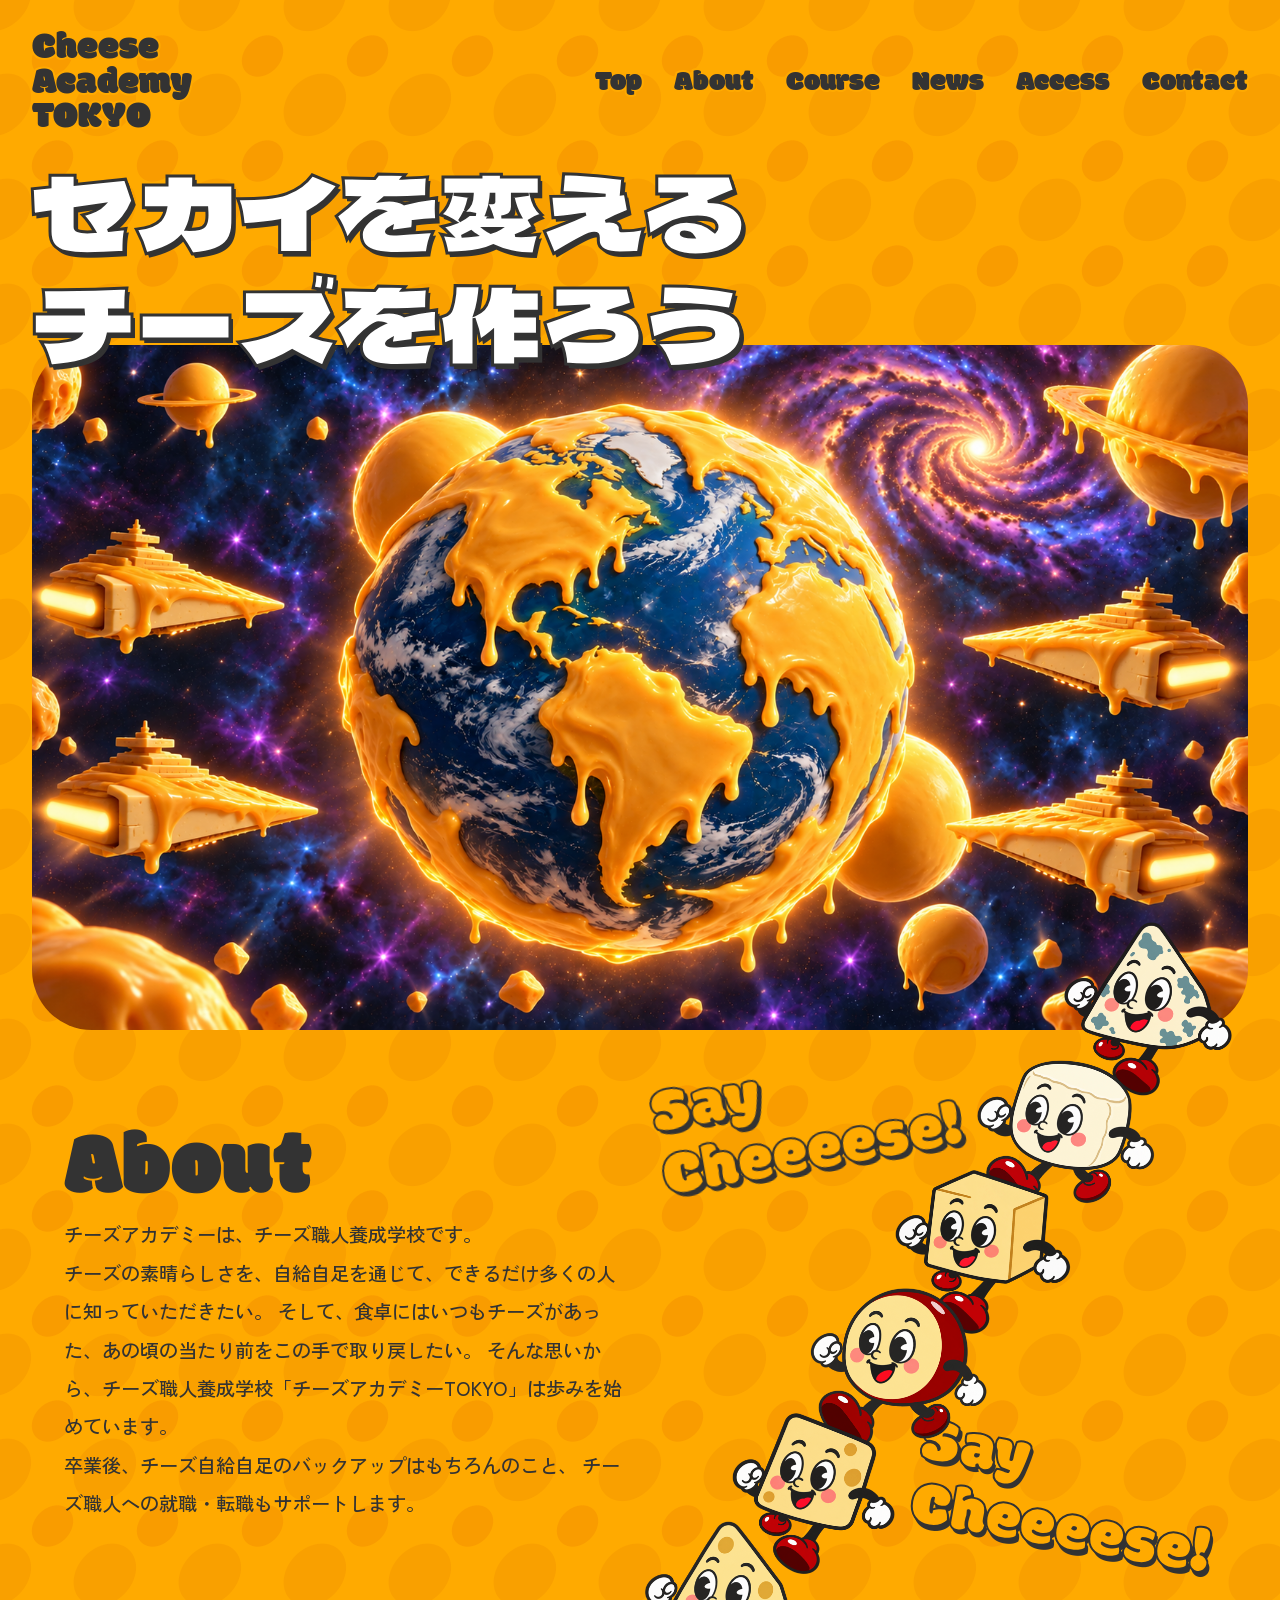
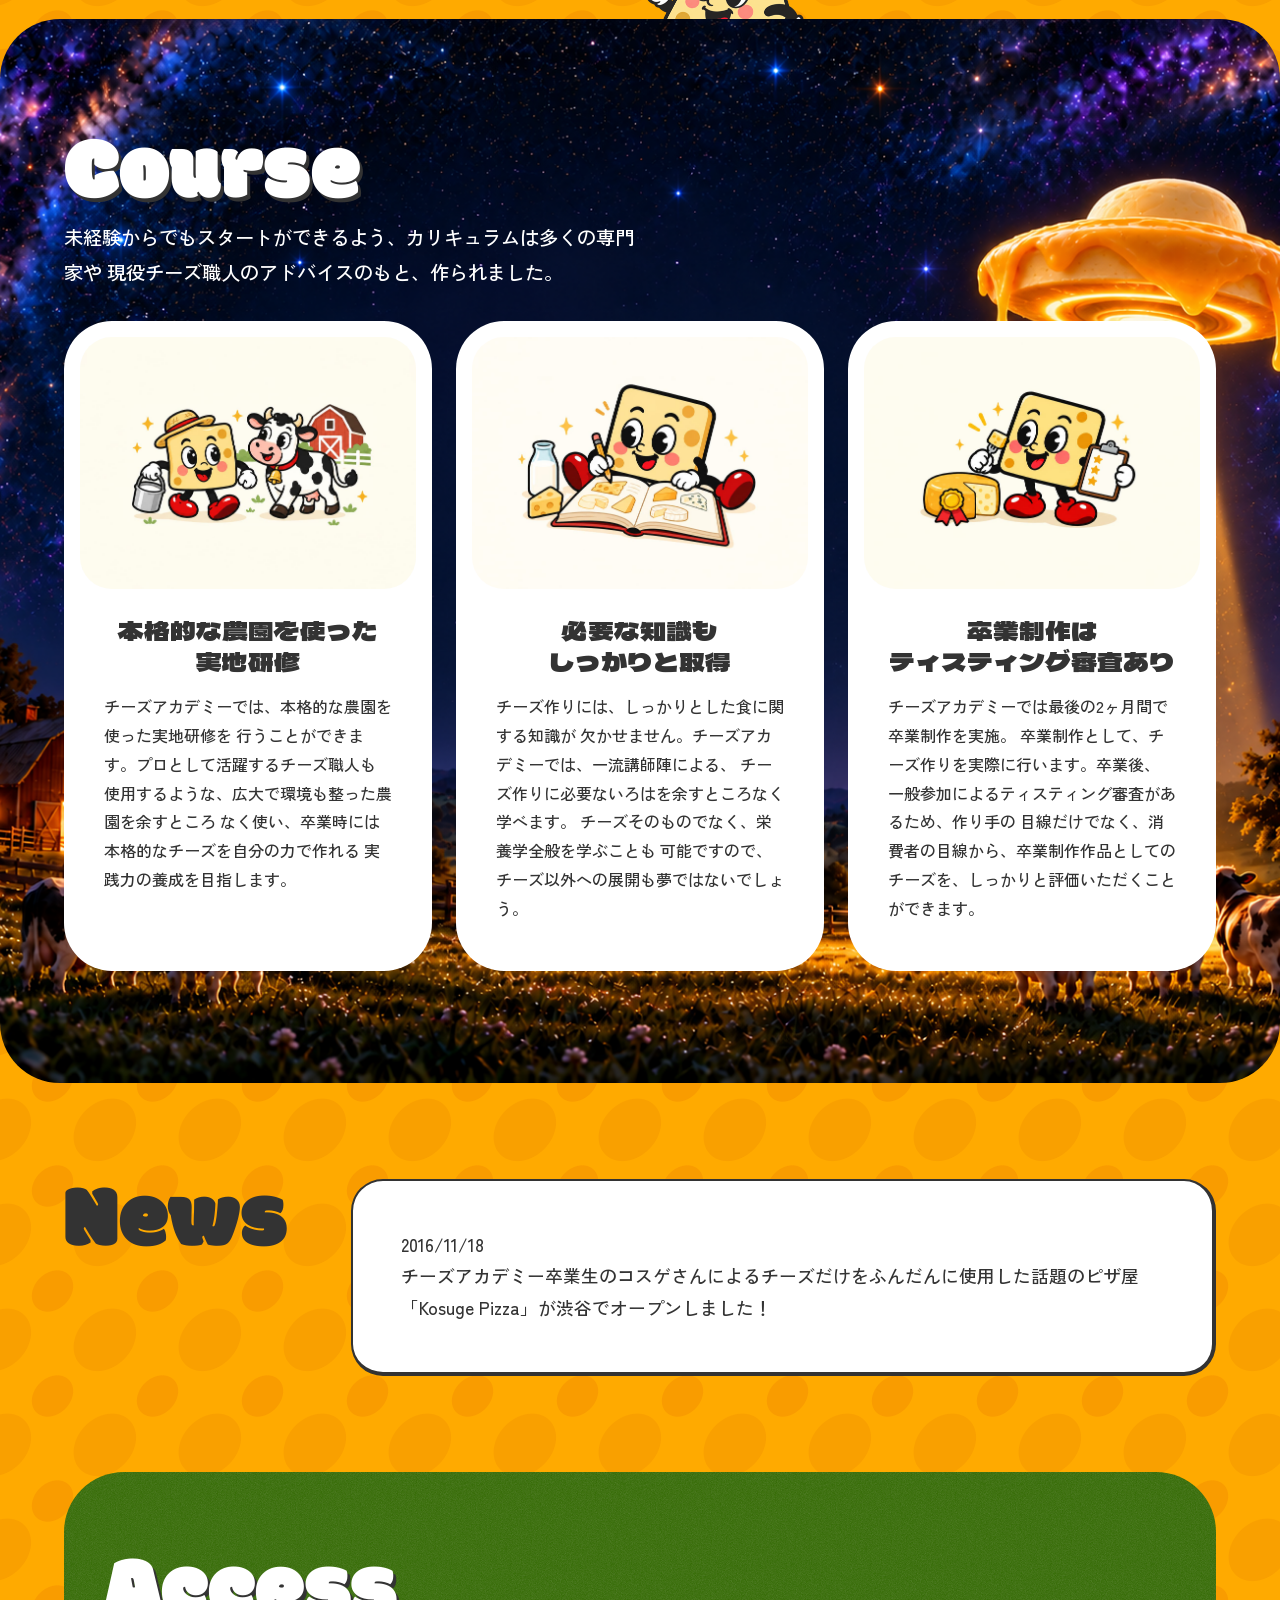
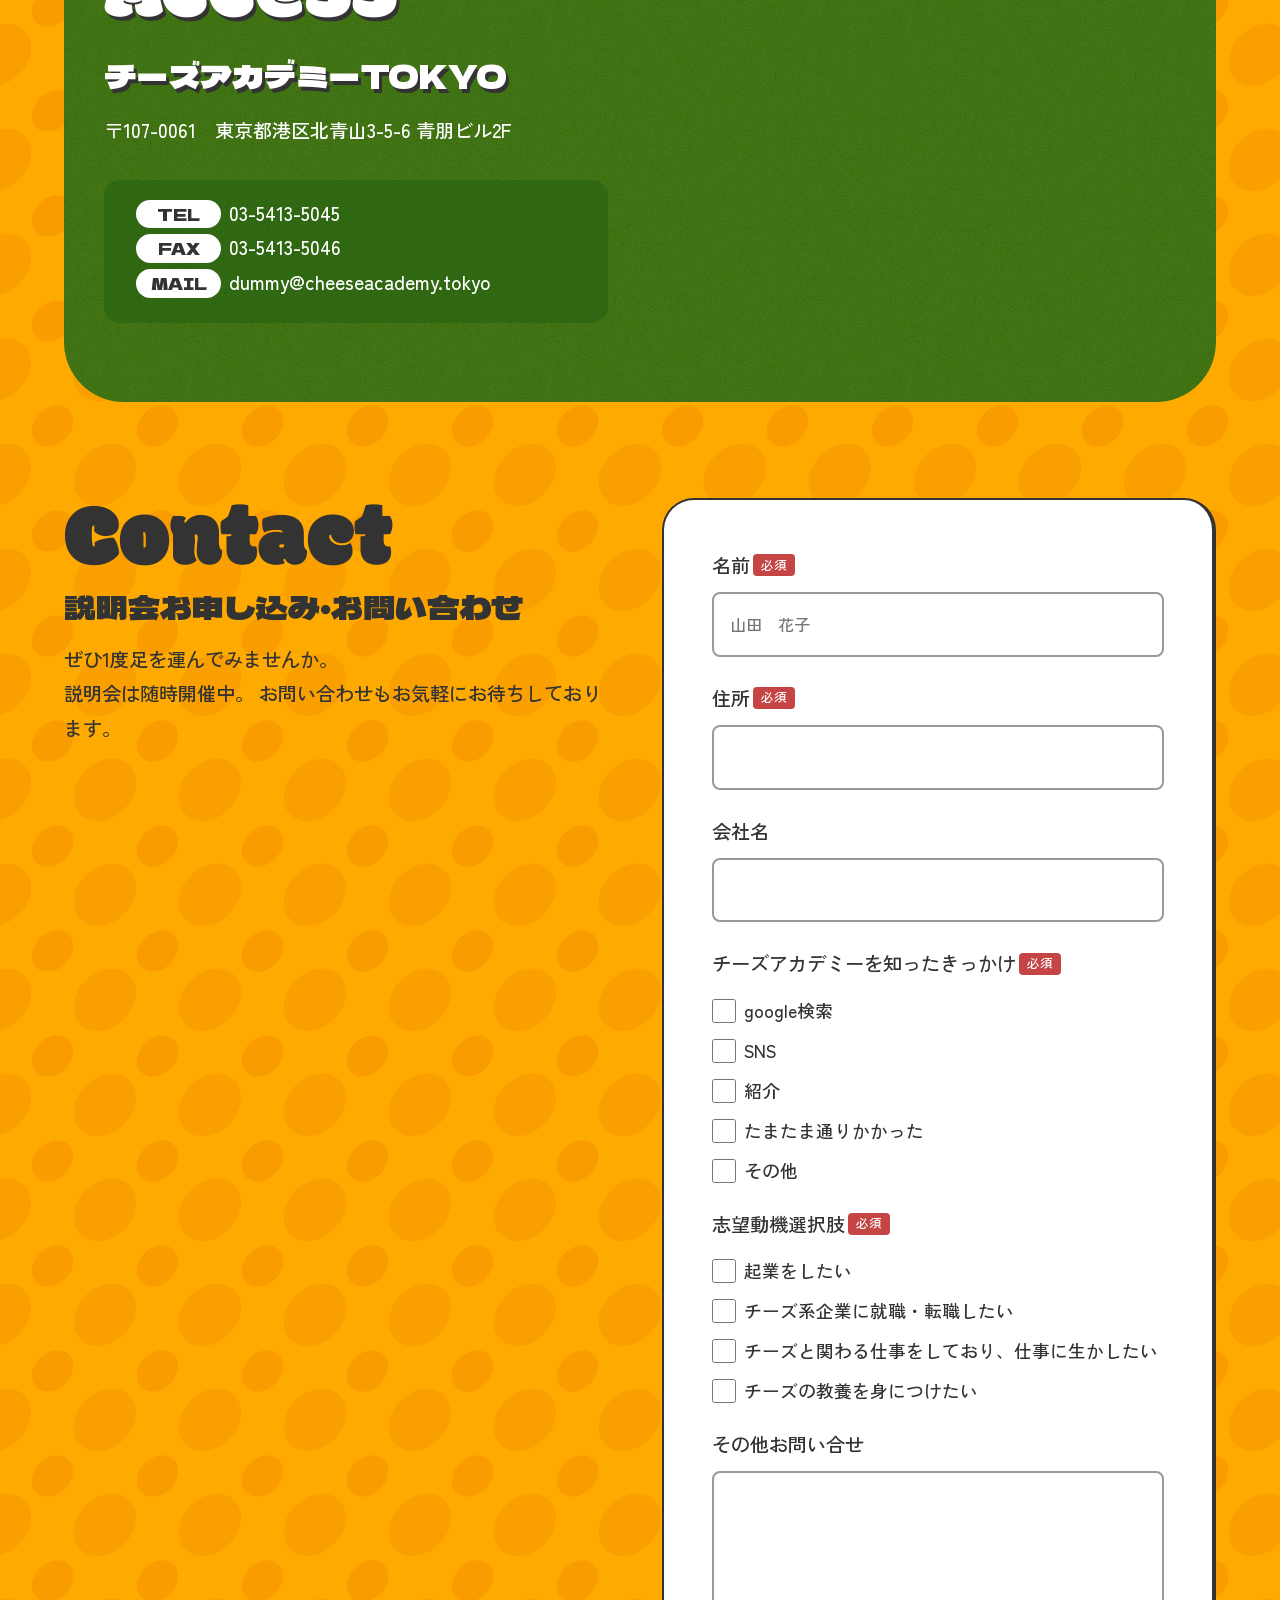
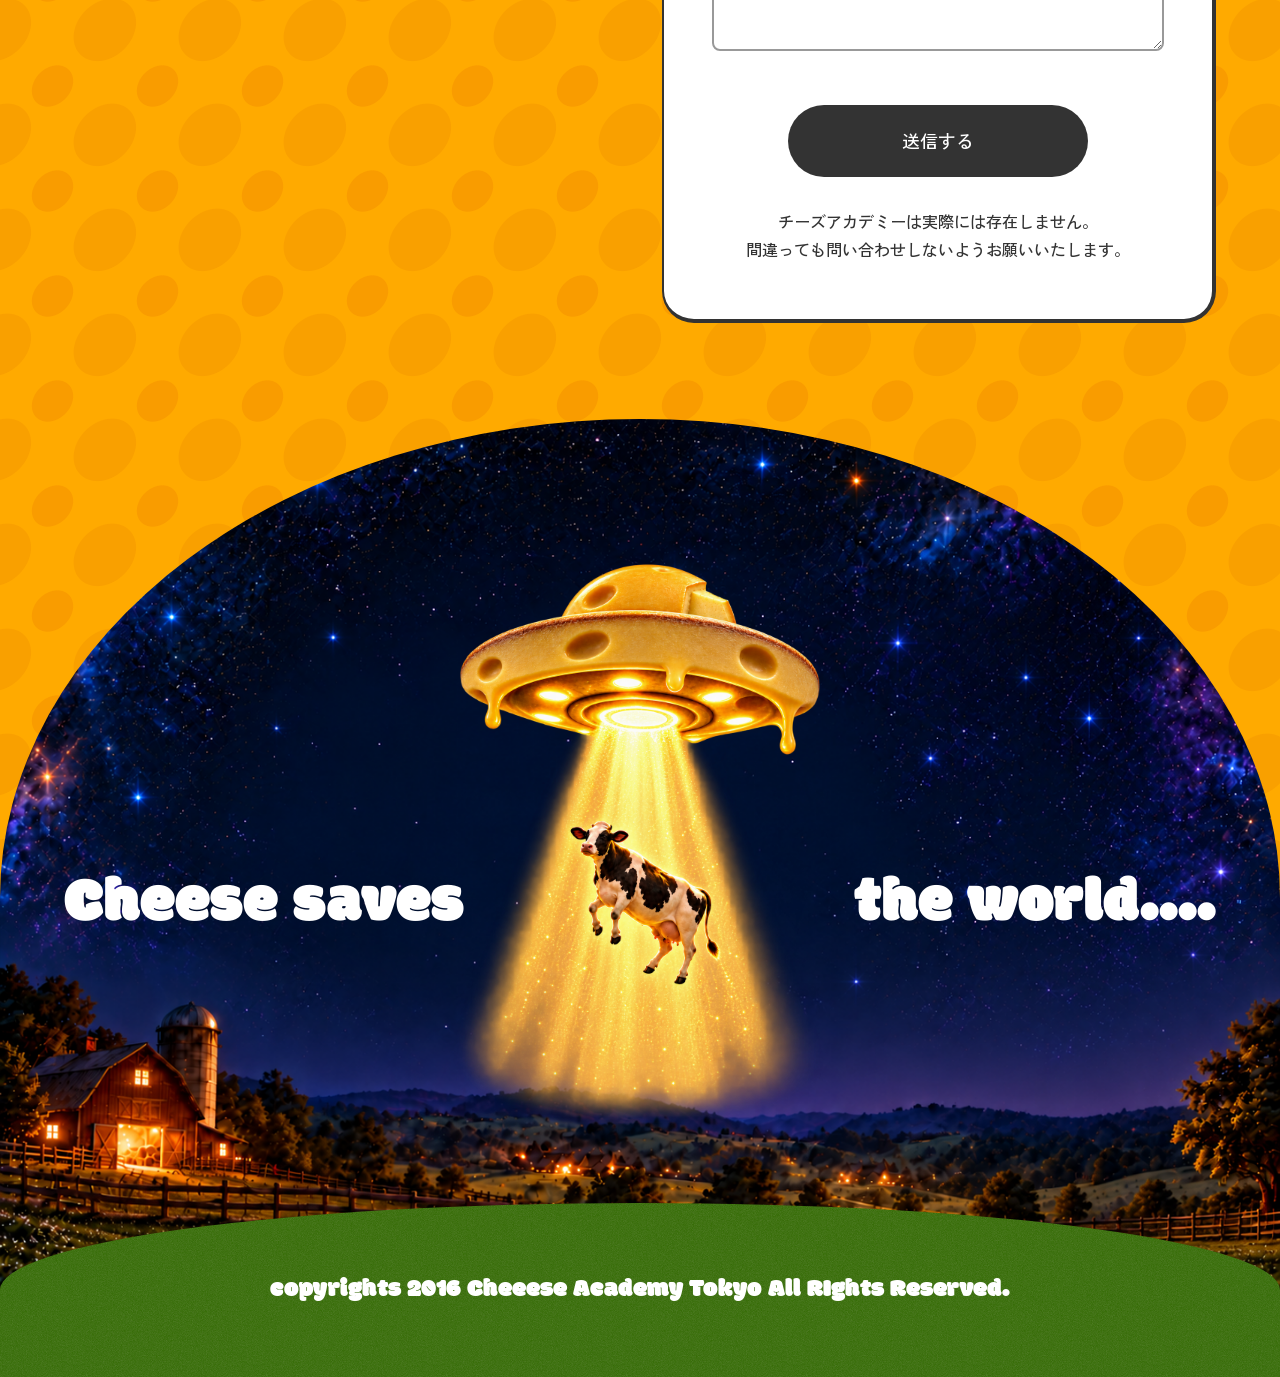
<file: cheese_academy/index.html>
<!DOCTYPE html>
<html lang="ja">

<head>
    <meta charset="UTF-8">
    <meta name="viewport" content="width=device-width, initial-scale=1.0">
    <title>Cheese Academy TOKYO</title>
    <link rel="stylesheet" href="css/reset.css">
    <link rel="stylesheet" href="css/style.css">
    <link rel="preconnect" href="https://fonts.googleapis.com">
    <link rel="preconnect" href="https://fonts.gstatic.com" crossorigin>
    <link
        href="https://fonts.googleapis.com/css2?family=Dela+Gothic+One&family=Modak&family=Zen+Kaku+Gothic+Antique:wght@500&display=swap"
        rel="stylesheet">
    <link rel="icon" type="image/png" href="images/favicon.png">
</head>

<body>
    <header id="top">
        <h1>
            Cheese<br>
            Academy<br>
            TOKYO
        </h1>
        <button class="menu-button" type="button" aria-controls="global-nav" aria-expanded="false">
            <span aria-hidden="true">☰</span>
            <span class="menu-label">menu</span>
        </button>
        <nav id="global-nav" class="global_nav">
            <ul>
                <li><a href="#top">Top</a></li>
                <li><a href="#about">About</a></li>
                <li><a href="#course">Course</a></li>
                <li><a href="#news">News</a></li>
                <li><a href="#access">Access</a></li>
                <li><a href="#contact">Contact</a></li>
            </ul>
        </nav>
    </header>
    <div id="key_visual">
        <div class="copy">
            <!--<p>チーズ職人養成学校「チーズアカデミーTOKYO」</p>-->
            <h2>セカイを変える<br>チーズを作ろう</h2>
        </div>
        <div class="key_image">
            <img src="images/key_image.png" alt="">
        </div>
    </div>
    <div id="about">
        <div class="about_text">
            <h2>About</h2>
            <p>チーズアカデミーは、チーズ職人養成学校です。<br>
                チーズの素晴らしさを、自給自足を通じて、できるだけ多くの人に知っていただきたい。
                そして、食卓にはいつもチーズがあった、あの頃の当たり前をこの手で取り戻したい。
                そんな思いから、チーズ職人養成学校「チーズアカデミーTOKYO」は歩みを始めています。<br>
                卒業後、チーズ自給自足のバックアップはもちろんのこと、
                チーズ職人への就職・転職もサポートします。</p>
        </div>
        <div class="about_images">
            <img src="images/about/swiss-a.png" alt="">
            <img src="images/about/slice-b.png" alt="">
            <img src="images/about/gouda-a.png" alt="">
            <img src="images/about/cheddar-b.png" alt="">
            <img src="images/about/brie-a.png" alt="">
            <img src="images/about/blue-b.png" alt="">
            <div class="about_comment">
                <p class="say1">Say<br>Cheeeese!</p>
                <p class="say2">Say<br>Cheeeese!</p>
            </div>
        </div>
    </div>
    <div id="course">
        <div class="title_text">
            <h2>Course</h2>
            <p>未経験からでもスタートができるよう、カリキュラムは多くの専門家や
                現役チーズ職人のアドバイスのもと、作られました。</p>
        </div>
        <ul>
            <li class="curriculum_01 course_block">
                <div>
                    <img src="images/course/curriculum_image_01.jpg" alt="">
                </div>
                <h3>本格的な農園を使った<br>実地研修</h3>
                <p>チーズアカデミーでは、本格的な農園を使った実地研修を
                    行うことができます。プロとして活躍するチーズ職人も
                    使用するような、広大で環境も整った農園を余すところ
                    なく使い、卒業時には本格的なチーズを自分の力で作れる
                    実践力の養成を目指します。
                </p>
            </li>
            <li class="curriculum_02 course_block">
                <div>
                    <img src="images/course/curriculum_image_02.jpg" alt="">
                </div>
                <h3>必要な知識も<br>しっかりと取得</h3>
                <p>チーズ作りには、しっかりとした食に関する知識が
                    欠かせません。チーズアカデミーでは、一流講師陣による、
                    チーズ作りに必要ないろはを余すところなく学べます。
                    チーズそのものでなく、栄養学全般を学ぶことも
                    可能ですので、チーズ以外への展開も夢ではないでしょう。
                </p>
            </li>
            <li class="curriculum_03 course_block">
                <div>
                    <img src="images/course/curriculum_image_03.jpg" alt="">
                </div>
                <h3>卒業制作は<br>ティスティング審査あり</h3>
                <p>チーズアカデミーでは最後の2ヶ月間で卒業制作を実施。
                    卒業制作として、チーズ作りを実際に行います。卒業後、
                    一般参加によるティスティング審査があるため、作り手の
                    目線だけでなく、消費者の目線から、卒業制作作品としての
                    チーズを、しっかりと評価いただくことができます。
                </p>
            </li>
        </ul>
    </div>
    <div id="news">
        <h2>News</h2>
        <ul>
            <li>
                <p>2016/11/18</p>
                <h3>チーズアカデミー卒業生のコスゲさんによるチーズだけをふんだんに使用した話題のピザ屋「Kosuge Pizza」が渋谷でオープンしました！</h3>
            </li>
        </ul>
    </div>
    <div id="access">
        <div class="access_block">
            <div class="access_text">
                <h2>Access</h2>
                <div class="address_text">
                    <h3>チーズアカデミーTOKYO</h3>
                    <p>〒107-0061　東京都港区北青山3-5-6 青朋ビル2F</p>
                </div>
                <div class="tel_text">
                    <p><span>TEL</span>03-5413-5045</p>
                    <p><span>FAX</span>03-5413-5046</p>
                    <p class="mail"><span>MAIL</span>dummy@cheeseacademy.tokyo</p>
                </div>
            </div>
            <div class="access_map">
                <iframe
                    src="https://www.google.com/maps/embed?pb=!1m18!1m12!1m3!1d3241.392522887996!2d139.71127647638832!3d35.667335772591734!2m3!1f0!2f0!3f0!3m2!1i1024!2i768!4f13.1!3m3!1m2!1s0x60188d0012f10e49%3A0xd25b5586f6b49e2b!2z6Z2S5pyL44OT44Or!5e0!3m2!1sja!2sjp!4v1792903187122!5m2!1sja!2sjp"
                    width="100%" height="450" style="border:0;" allowfullscreen="" loading="lazy"
                    referrerpolicy="strict-origin-when-cross-origin">
                </iframe>
            </div>
        </div>
    </div>
    <div id="contact">
        <div class="contact_text">
            <h2>Contact</h2>
            <h3>説明会お申し込み・お問い合わせ</h3>
            <p>
                ぜひ1度足を運んでみませんか。<br>
                説明会は随時開催中。
                お問い合わせもお気軽にお待ちしております。
            </p>
        </div>
        <form class="form_block" action="" method="post">
            <div class="input_box_text">
                <p>名前<span>必須</span></p>
                <input type="text" name="name" placeholder="山田　花子" />
            </div>
            <div class="input_box_text">
                <p>住所<span>必須</span></p>
                <input type="text" name="address" placeholder="" />
            </div>
            <div class="input_box_text">
                <p>会社名</p>
                <input type="text" name="company" placeholder="" />
            </div>
            <div class="input_box_check">
                <p>チーズアカデミーを知ったきっかけ<span>必須</span></p>
                <ul>
                    <li>
                        <label>
                            <input type="checkbox" name="interest" value="google">
                            google検索
                        </label>
                    </li>
                    <li>
                        <label>
                            <input type="checkbox" name="interest" value="sns">
                            SNS
                        </label>
                    </li>
                    <li>
                        <label>
                            <input type="checkbox" name="interest" value="referral">
                            紹介
                        </label>
                    </li>
                    <li>
                        <label>
                            <input type="checkbox" name="interest" value="walk-in">
                            たまたま通りかかった
                        </label>
                    </li>
                    <li>
                        <label>
                            <input type="checkbox" name="interest" value="other">
                            その他
                        </label>
                    </li>
                </ul>
            </div>
            <div class="input_box_check">
                <p>志望動機選択肢<span>必須</span></p>
                <ul>
                    <li>
                        <label>
                            <input type="checkbox" name="interest" value="startup">
                            起業をしたい
                        </label>
                    </li>
                    <li>
                        <label>
                            <input type="checkbox" name="interest" value="job-change">
                            チーズ系企業に就職・転職したい
                        </label>
                    </li>
                    <li>
                        <label>
                            <input type="checkbox" name="interest" value="work-related">
                            チーズと関わる仕事をしており、仕事に生かしたい
                        </label>
                    </li>
                    <li>
                        <label>
                            <input type="checkbox" name="interest" value="education">
                            チーズの教養を身につけたい
                        </label>
                    </li>
                </ul>
            </div>
            <div class="input_box_text">
                <p><label for="message">その他お問い合せ</label></p>
                <textarea id="message" name="message" rows="5"></textarea>
            </div>
            <div class="contact_button_box">
                <button type="submit" class="contact_button">送信する</button>
                <p class="text_note">チーズアカデミーは実際には存在しません。<br>間違っても問い合わせしないようお願いいたします。</p>
            </div>
        </form>
    </div>
    <footer>
        <div class="footer_image">
            <div class="images"><img src="images/footer_image.png" alt=""></div>
            <div class="text">
                <div class="text_left">
                    <p>Cheese saves</p>
                </div>
                <div class="text_right">
                    <p>the world....</p>
                </div>
            </div>
        </div>
        <div class="copyright">
            <p>copyrights 2016 Cheeese Academy Tokyo All RIghts Reserved.</p>
        </div>
    </footer>
    <script>
        const menuButton = document.querySelector(".menu-button");
        const globalNav = document.querySelector("#global-nav");
        const menuLabel = document.querySelector(".menu-label");

        function setMenuOpen(isOpen) {
            globalNav.classList.toggle("is-open", isOpen);
            menuButton.setAttribute("aria-expanded", String(isOpen));
            menuLabel.textContent = isOpen ? "close" : "menu";
        }

        menuButton.addEventListener("click", () => {
            setMenuOpen(menuButton.getAttribute("aria-expanded") !== "true");
        });

        globalNav.querySelectorAll("a").forEach((link) => {
            link.addEventListener("click", () => setMenuOpen(false));
        });

        document.addEventListener("keydown", (event) => {
            if (event.key === "Escape" && menuButton.getAttribute("aria-expanded") === "true") {
                setMenuOpen(false);
                menuButton.focus();
            }
        });

        window.matchMedia("(max-width: 768px)").addEventListener("change", () => {
            setMenuOpen(false);
        });
    </script>
</body>

</html>
</file>
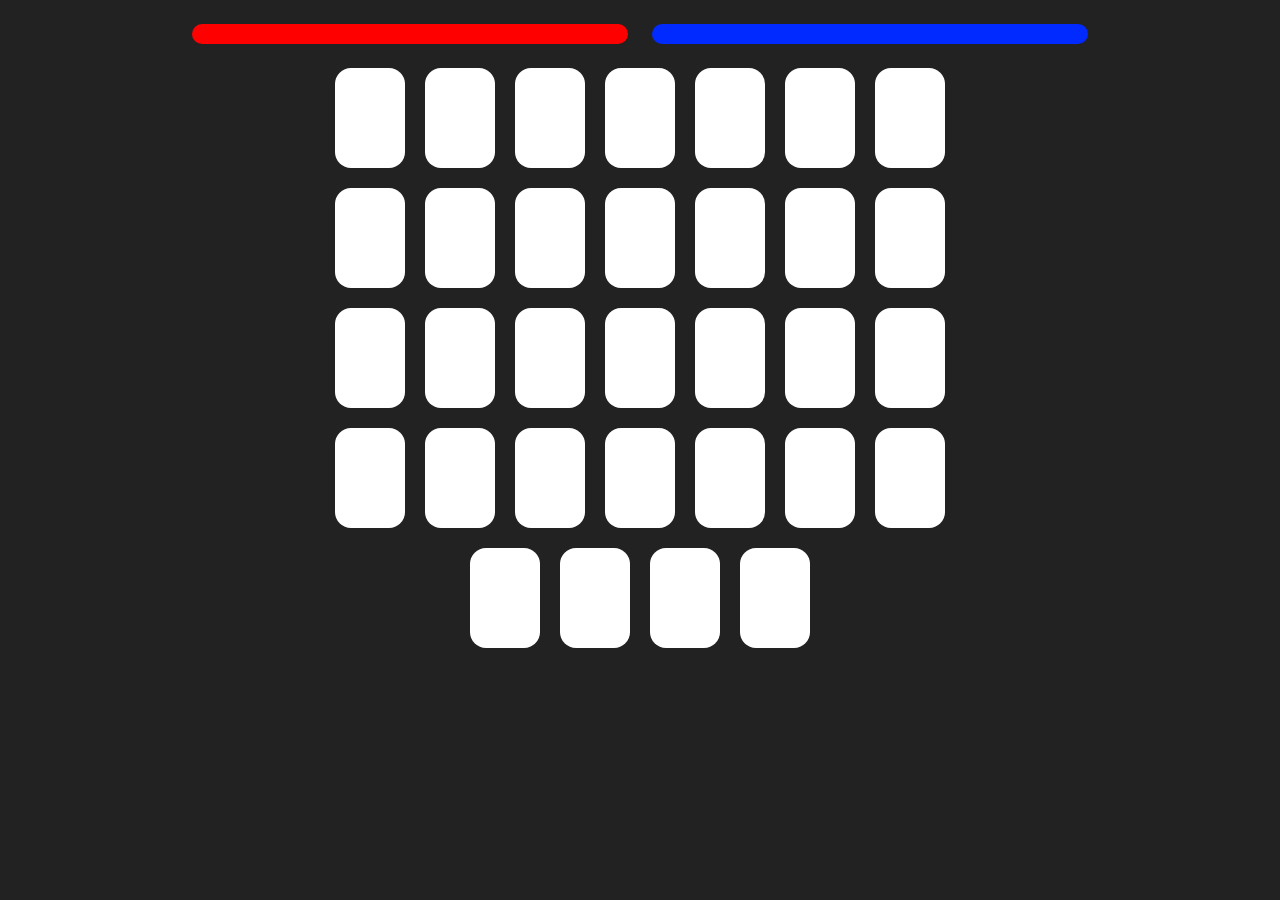
<file: janken2/index.html>
<!DOCTYPE html>
<html lang="jp">
<head>
    <meta charset="UTF-8">
    <meta name="viewport" content="width=device-width, initial-scale=1.0">
    <title>神経衰弱</title>
    <link rel="stylesheet" href="css/reset.css">
    <link rel="stylesheet" href="css/style.css">
</head>
<body>
    <main>
        <div class="damage-bar-block">
            <div class="enemy-bar">
                <div class="enemy-bar-inner"></div>
            </div>
            <div class="player-bar">
                <div class="player-bar-inner"></div>
            </div>
        </div>
        <div class="vertical"></div>
        <div class="clear-box">
            <p>クリア！</p>
            <div class="restart-button">もう一度遊ぶ</div>
        </div>
        <div class="gameover-box">
            <P>ゲームオーバー😭</P>
            <div class="restart-button">もう一度遊ぶ</div>
        </div>
    </main>
    <script src="https://ajax.googleapis.com/ajax/libs/jquery/3.6.0/jquery.min.js"></script>
    <script src="js/main.js"></script>
</body>
</html>
</file>
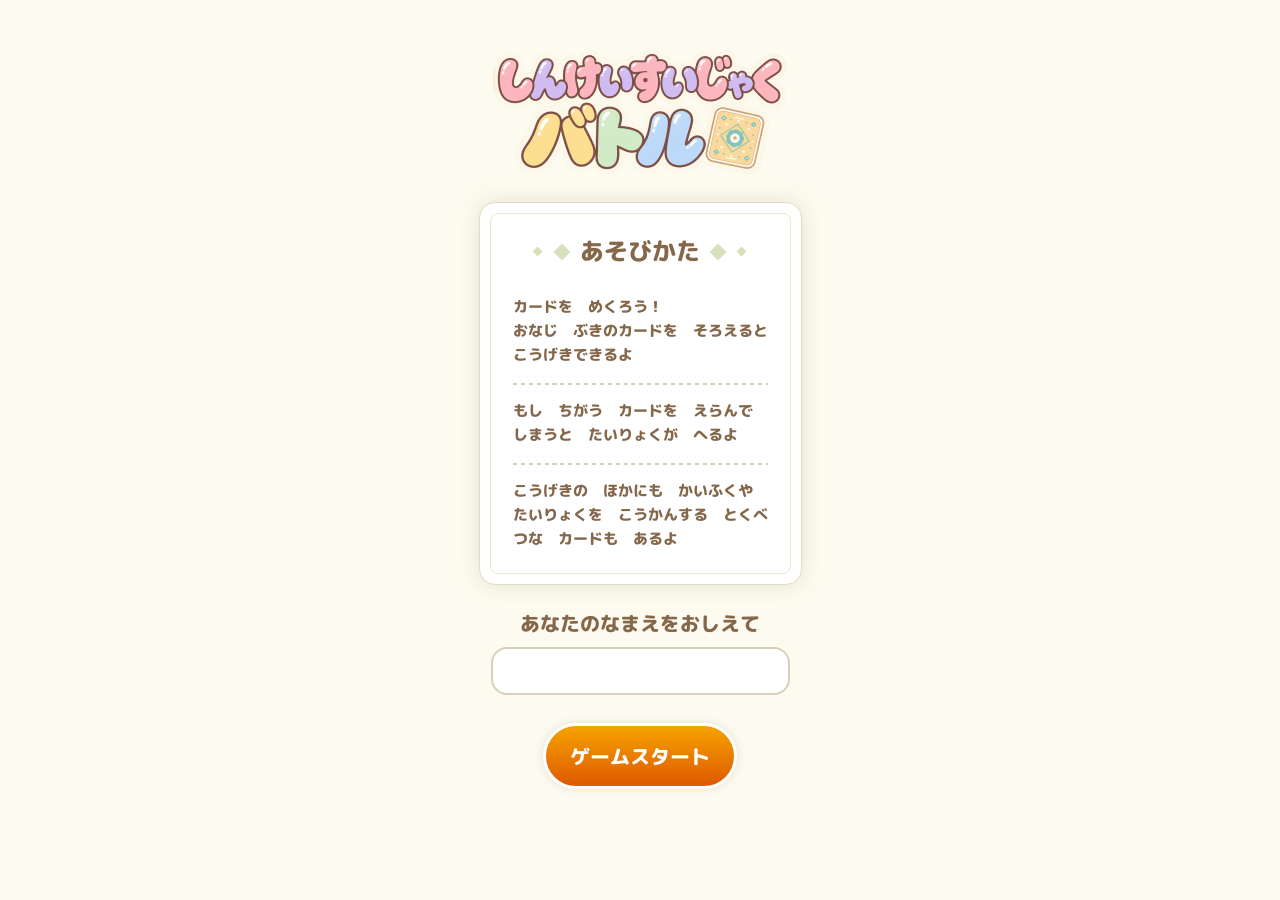
<file: local_storage/index.html>
<!DOCTYPE html>
<html lang="ja">
<head>
    <meta charset="UTF-8">
    <meta name="viewport" content="width=device-width, initial-scale=1.0">
    <title>しんけいすいじゃくバトル</title>
    <link rel="preconnect" href="https://fonts.googleapis.com">
    <link rel="preconnect" href="https://fonts.gstatic.com" crossorigin>
    <link rel="stylesheet" href="https://fonts.googleapis.com/css2?family=M+PLUS+Rounded+1c:wght@800;900&family=Nunito:wght@900&display=swap">
    <link rel="stylesheet" href="css/reset.css">
    <link rel="stylesheet" href="css/style.css">
</head>
<body>
    <main>

        <!-- ゲーム画面 -->
        <div class="game-screen">

            <div class="enemy-area stage-1">
                <div class="stage-tag">ステージ <span class="stage"></span></div>
                <div class="enemy-character">
                    <img class="enemy-img" src="images/enemy_stage1.png" alt="てき">
                </div>
                <div class="hp-row enemy-hp-row">
                    <div class="hp-bar"><div class="hp-bar-inner enemy-bar-inner"></div></div>
                    <div class="hp-text">
                        <span class="enemy-name">ENEMY</span>
                        <span class="hp-num enemy-score">100</span>
                    </div>
                </div>
            </div>

            <div class="card-area">
                <div class="vertical"></div>
                <div class="card-info-button">カードせつめいをみる</div>
            </div>

            <div class="player-area">
                <p class="player-name"></p>
                <div class="hp-row">
                    <div class="hp-bar"><div class="hp-bar-inner player-bar-inner"></div></div>
                    <div class="hp-text"><span class="hp-num player-score">100</span></div>
                </div>
            </div>

        </div>

        <div class="remove-data-button"><p>データを消去</p></div>


        <!-- ===== 初回起動画面 ===== -->
        <div class="play-first-box">
            <div class="play-first-box-inner">
                <div class="start-top">
                    <h1><img class="game-logo" src="images/logo.png" alt="しんけいすいじゃくバトル"></h1>
                    <div class="panel">
                        <div class="panel-inner">
                            <p class="panel-title"><span class="diamond diamond-s"></span><span class="diamond diamond-l"></span>あそびかた<span class="diamond diamond-l"></span><span class="diamond diamond-s"></span></p>
                            <ul class="howto-list">
                                <li>カードを　めくろう！<br>おなじ　ぶきのカードを　そろえると　こうげきできるよ</li>
                                <li>もし　ちがう　カードを　えらんで　しまうと　たいりょくが　へるよ</li>
                                <li>こうげきの　ほかにも　かいふくや　たいりょくを　こうかんする　とくべつな　カードも　あるよ</li>
                            </ul>
                        </div>
                    </div>
                </div>
                <div class="name-block">
                    <p class="name-label">あなたのなまえをおしえて</p>
                    <input type="text" id="player-name-input">
                </div>
                <div class="orange-button playstart-button">ゲームスタート</div>
            </div>
        </div>


        <!-- ===== カードせつめいモーダル ===== -->
        <div class="overlay card-info-modal">
            <div class="panel modal">
                <div class="panel-inner">
                    <div class="close-circle card-info-close"><img src="images/close.svg" alt="とじる"></div>
                    <div class="card-info-scroll">
                    <p class="panel-title"><span class="diamond diamond-s"></span><span class="diamond diamond-l"></span>カードせつめい<span class="diamond diamond-l"></span><span class="diamond diamond-s"></span></p>
                    <div class="info-body">
                        <div class="cream-box attack-box">
                            <div class="attack-group">
                                <div class="mini-cards"><img src="images/cards/boomerang.png" alt=""><img src="images/cards/gun.png" alt=""><img src="images/cards/fist.png" alt=""><img src="images/cards/dagger.png" alt=""></div>
                                <p>こうげき：15</p>
                            </div>
                            <hr class="dash">
                            <div class="attack-group">
                                <div class="mini-cards"><img src="images/cards/bow.png" alt=""><img src="images/cards/axe.png" alt=""><img src="images/cards/wand.png" alt=""></div>
                                <p>こうげき：17</p>
                            </div>
                            <hr class="dash">
                            <div class="attack-group">
                                <div class="mini-cards"><img src="images/cards/dynamite.png" alt=""><img src="images/cards/bomb.png" alt=""><img src="images/cards/sword.png" alt=""></div>
                                <p>こうげき：20</p>
                            </div>
                        </div>
                        <div class="special-row"><div class="mini-cards"><img src="images/cards/swap.png" alt=""></div><p>たいりょくこうかん</p></div>
                        <hr class="dash">
                        <div class="special-row"><div class="mini-cards"><img src="images/cards/star.png" alt=""></div><p>3かいれんぞくでカードを引く</p></div>
                        <hr class="dash">
                        <div class="special-row"><div class="mini-cards"><img src="images/cards/shield.png" alt=""></div><p>1かいこうげきをふせぐ</p></div>
                        <hr class="dash">
                        <div class="special-row"><div class="mini-cards"><img src="images/cards/swirl.png" alt=""></div><p>のこりのカードをシャッフル</p></div>
                        <hr class="dash">
                        <div class="special-row"><div class="mini-cards"><img src="images/cards/capsule_mint.png" alt=""><img src="images/cards/capsule_pink.png" alt=""></div><p>たいりょくかいふく</p></div>
                        <hr class="dash">
                    </div>
                    <div class="text-close card-info-close"><img src="images/close.svg" alt="">とじる</div>
                    </div>
                </div>
            </div>
        </div>


        <!-- ===== クリアモーダル ===== -->
        <div class="overlay clear-box">
            <div class="panel modal">
                <div class="stage-tag modal-stage-tag">ステージ <span class="clear-stage"></span></div>
                <div class="panel-inner clear-inner">
                    <div class="close-circle clear-close"><img src="images/close.svg" alt="とじる"></div>
                    <p class="panel-title"><span class="diamond diamond-s gold"></span><span class="diamond diamond-l orange"></span>クリア<span class="diamond diamond-l orange"></span><span class="diamond diamond-s gold"></span></p>
                    <div class="cream-box stats-list">
                        <div class="stats-row"><span class="stats-label">ハイスコア</span><span class="stats-num highScore">-</span></div>
                        <hr class="dash">
                        <div class="stats-row"><span class="stats-label">ゲームかいすう</span><span class="stats-num totalGames">-</span><span>かい</span></div>
                        <hr class="dash">
                        <div class="stats-row"><span class="stats-label">クリアかいすう</span><span class="stats-num clearGames">-</span><span>かい</span></div>
                        <hr class="dash">
                        <div class="stats-row"><span class="stats-label">しょうりつ</span><span class="stats-num winRate">-</span><span>%</span></div>
                    </div>
                    <div class="orange-button nextstage-button">ステージ<span class="stage"></span>に行く</div>
                </div>
            </div>
        </div>


        <!-- ===== 全クリアモーダル ===== -->
        <div class="overlay all-clear-box">
            <div class="panel modal">
                <div class="panel-inner all-clear-inner">
                    <div class="close-circle all-clear-close"><img src="images/close.svg" alt="とじる"></div>
                    <div class="all-clear-head">
                        <img class="crown-img" src="images/crown.png" alt="">
                        <p class="all-clear-title"><span>すべてのステージ</span><br>クリア</p>
                    </div>
                    <div class="cream-box stats-list">
                        <div class="stats-row"><span class="stats-label">ハイスコア</span><span class="stats-num highScore">-</span></div>
                        <hr class="dash">
                        <div class="stats-row"><span class="stats-label">ゲームかいすう</span><span class="stats-num totalGames">-</span><span>かい</span></div>
                        <hr class="dash">
                        <div class="stats-row"><span class="stats-label">クリアかいすう</span><span class="stats-num clearGames">-</span><span>かい</span></div>
                        <hr class="dash">
                        <div class="stats-row"><span class="stats-label">しょうりつ</span><span class="stats-num winRate">-</span><span>%</span></div>
                    </div>
                    <div class="orange-button newgame-button">もう一度遊ぶ</div>
                </div>
            </div>
        </div>


        <!-- ===== ゲームオーバーモーダル ===== -->
        <div class="overlay gameover-box">
            <div class="panel modal">
                <div class="panel-inner gameover-inner">
                    <div class="close-circle gameover-close"><img src="images/close.svg" alt="とじる"></div>
                    <p class="panel-title">ゲームオーバー</p>
                    <div class="orange-button restart-button">もう一度遊ぶ</div>
                </div>
            </div>
        </div>

    </main>
    <script src="https://ajax.googleapis.com/ajax/libs/jquery/3.6.0/jquery.min.js"></script>
    <script src="js/main.js"></script>
</body>
</html>
</file>
<file: cheese_academy/css/style.css>
/* Variables */

:root {
    --primary-color: linear-gradient(135deg, rgba(80, 0, 80, 1.0), rgba(50, 0, 50, 0.8));
    --text-color: #333;
    --text-color-white: #fff;
    --bg-color: #FFAA00;
    --bg-color-white: #fff;
    --border-color: #333;
}


/* Google Fonts */

.modak-regular {
    font-family: "Modak", system-ui;
    font-weight: 400;
    font-style: normal;
}


.dela-gothic-one-regular {
    font-family: "Dela Gothic One", sans-serif;
    font-weight: 400;
    font-style: normal;
}

.zen-kaku-gothic-antique-regular {
    font-family: "Zen Kaku Gothic Antique", sans-serif;
    font-weight: 500;
    font-style: normal;
}


/* Global Styles */

html {
    scroll-behavior: smooth;
}

body {
    font-family: "Zen Kaku Gothic Antique", sans-serif;
    font-weight: 500;
    font-style: normal;
    font-size: 1.4rem;
    color: var(--text-color);
    line-height: 1.8;
    background-color: var(--bg-color);
    margin: 0;
    min-height: 100vh;

    background-image: url("../images/background_dots.png");
    background-repeat: repeat;
    background-size: 105px 105px;

    animation: dot-flow 10s linear infinite;
}

@keyframes dot-flow {
    from {
        background-position: 0 0;
    }

    to {
        background-position: -105px 105px;
    }
}

@media (prefers-reduced-motion: reduce) {
    body {
        animation: none;
    }
}

h2 {
    font-family: "Modak", system-ui;
    font-weight: 400;
    font-style: normal;
    font-size: 7vw;
    color: var(--text-color);
    line-height: 1.0;
}

.text_note {
    font-family: "Zen Kaku Gothic Antique", sans-serif;
    font-weight: 500;
    font-style: normal;
    font-size: 1rem;
    color: var(--text-color);
    line-height: 1.8;
}


/* Header Styles */

header {
    position: sticky;
    top: 1rem;
    z-index: 200;
    display: flex;
    justify-content: space-between;
    align-items: center;
    margin: 2rem 2rem 1rem;
}

header .menu-button {
    display: none;
}

header .global_nav ul {
    display: flex;
    gap: 2rem;
}

header .global_nav ul li {
    list-style: none;
    font-family: "Modak", system-ui;
    font-weight: 400;
    font-style: normal;
    font-size: 1.8rem;
    color: var(--text-color);
}

h1 {
    font-family: "Modak", system-ui;
    font-weight: 400;
    font-style: normal;
    font-size: 3vw;
    line-height: 0.9;
    color: var(--text-color);
}

header h1,
.global_nav ul li a {
    -webkit-text-stroke: 4px var(--bg-color);
    paint-order: stroke fill;
}


.global_nav ul li a {
    position: relative;
    display: inline-block;
    text-decoration: none;
    color: var(--text-color);
}

.global_nav ul li a::after {
    content: "";
    position: absolute;
    top: 80%;
    left: 50%;
    width: 80px;
    height: 24px;
    background: url("../images/hover_cheese.svg") center / contain no-repeat;
    pointer-events: none;
    opacity: 0;
    transform: translate(-50%, -5px);
    transition: opacity 0.25s ease, transform 0.25s ease;
}

.global_nav ul li a:hover::after,
.global_nav ul li a:focus-visible::after {
    opacity: 1;
    transform: translate(-50%, 0);
}

@media (prefers-reduced-motion: reduce) {
    .global_nav ul li a::after {
        transition: none;
    }
}


/* key_visual Styles */

#key_visual {
    position: relative;
    /* 文字を配置する基準 */
    margin: 0 2rem;
}

#key_visual .copy {
    position: relative;
    z-index: 1;
    margin-bottom: -2rem;
    text-align: left;
}

#key_visual .copy p {
    display: inline-block;
    background: var(--text-color);
    padding: 16px 32px;
    color: var(--text-color-white);
    border-radius: 999px;
    font-size: 1rem;
}

#key_visual h2 {
    font-family: "Dela Gothic One", sans-serif;
    font-weight: 400;
    font-style: normal;
    font-size: 8vw;
    line-height: 1.1;
    color: var(--text-color-white);
    -webkit-text-stroke: 3px var(--text-color);
    text-shadow: 3px 4px 0 var(--text-color);
    margin: 0;
}

.key_image {
    display: block;
    position: relative;
    z-index: 0;
}

#key_visual img {
    width: 100%;
    border-radius: 60px;
    z-index: -2;
}


/* About Styles */

#about {
    display: flex;
    padding: 6rem 4rem;
    gap: 2rem;
}

#about h2 {
    margin: 0;
    line-height: 1.0;
}

.about_text {
    display: flex;
    flex-direction: column;
    width: 50%;
    font-size: 1.2rem;
    margin: 0;
    line-height: 2.0;
}


.about_images {
    width: 50%;
    display: flex;
    gap: 0;
    justify-content: center;
    align-items: flex-end;
    padding-top: 100px;
    transform: translateY(180px);
    margin: -2rem 0 0;
    position: relative;
    z-index: 1;
    perspective: 1000px;
    /* 奥行きをあたえる */
}

.about_images img {
    width: 35%;
    flex-shrink: 0;
    height: auto;
    transition: transform 0.8s ease;
    transform-style: preserve-3d;
}

.about_images img:hover {
    animation: hurueru 0.1s linear infinite;
}

@keyframes hurueru {

    0%,
    100% {
        translate: 0 0;
        rotate: 0deg;
    }

    25% {
        translate: 2px 2px;
        rotate: 1deg;
    }

    50% {
        translate: 0 2px;
        rotate: 0deg;
    }

    75% {
        translate: 2px 0;
        rotate: -1deg;
    }
}

.about_images img+img {
    margin-left: -20%;
}

.about_images img:first-child {
    position: relative;
    z-index: 10;
}

.about_images img:nth-child(2) {
    transform: translateY(-120px);
    z-index: 9;
}

.about_images img:nth-child(3) {
    transform: translateY(-240px);
    z-index: 8;
}

.about_images img:nth-child(4) {
    transform: translateY(-360px);
    z-index: 7;
}

.about_images img:nth-child(5) {
    transform: translateY(-480px);
    z-index: 6;
}

.about_images img:nth-child(6) {
    transform: translateY(-600px);
    z-index: 5;
}

/* 画像の枠に重ね、テキストの配置基準にする */
.about_comment {
    position: absolute;
    inset: 0;
    z-index: 4;
    pointer-events: none;
}

.about_comment p {
    font-family: "Modak", system-ui;
    font-weight: 400;
    font-style: normal;
    font-size: clamp(1.25rem, 5vw, 6rem);
    line-height: 1;
    margin: 0;
    white-space: nowrap;
    color: var(--bg-color);
    text-shadow: 3px 4px 0 var(--text-color);
    -webkit-text-stroke: 2px var(--text-color);
}

.say1 {
    position: absolute;
    top: -50%;
    left: 0;
    rotate: -10deg;
}

.say2 {
    position: absolute;
    bottom: 32%;
    right: 0;
    rotate: 10deg;
}



/* Course Styles */

#course {
    background:
        url(../images/background_course.png) no-repeat center/cover;
    border-radius: 60px;
    padding: 7rem 4rem;
    position: relative;
    z-index: 2;
}

#course .title_text {
    display: flex;
    flex-direction: column;
    width: 50%;
    margin: 0 0 2rem;
}

#course .title_text p {
    font-size: 1.2rem;
    color: var(--text-color-white);
}

#course h2 {
    color: var(--text-color-white);
    text-shadow: 3px 4px 0 var(--text-color);
    margin: 0;
}

#course ul {
    display: flex;
    justify-content: space-between;
    gap: 1.5rem;
    padding: 0;
}

#course .course_block {
    flex: 1;
    min-width: 0;
    background: var(--bg-color-white);
    border-radius: 48px;
    list-style: none;
    padding: 1rem;
}

#course .course_block img {
    display: block;
    width: 100%;
    aspect-ratio: 4 / 3;
    object-fit: cover;
    border-radius: 32px;
}

#course .course_block h3 {
    text-align: center;
    font-size: 1.6rem;
    margin: 1.6rem 0 1rem;
    line-height: 1.2;
    padding: 0 1rem;
    font-family: "Dela Gothic One", sans-serif;
    font-weight: 400;
    font-style: normal;
}

#course .course_block p {
    font-size: 1rem;
    margin: 0;
    line-height: 1.8;
    padding: 0 1.5rem 2rem;
}


/* News Styles */

#news {
    padding: 6rem 4rem;
    display: flex;
    align-items: flex-start;
    gap: 4rem;
}

#news h2 {
    flex-shrink: 0;
    /* 見出しの幅を保つ */
}

#news ul {
    flex: 1;
    /* 残りの幅を使う */
    min-width: 0;
    /* 狭くなれるようにする */
}

#news ul li {
    background: var(--bg-color-white);
    border-radius: 32px;
    list-style: none;
    padding: 3rem;
    font-size: 1.1rem;
    border: solid var(--border-color);
    border-width: 2px 4px 4px 2px;
    /* 上・右・下・左 */
}



/* Access Styles */

#access {
    margin: 0 4rem;
}

#access .access_block {
    background: #326A00;
    background-image: url("../images/noise.svg");
    background-repeat: repeat;
    color: var(--text-color-white);
    border-radius: 60px;
    display: flex;
    justify-content: space-evenly;
    align-items: center;
    gap: 4rem;
    padding: 2.5rem;
}

#access .access_block .access_text {
    width: 50%;
}

#access .access_block .access_text h2 {
    color: var(--text-color-white);
    text-shadow: 3px 4px 0 var(--text-color);
    margin: 0 0 1rem;
}

#access .access_block .access_text .address_text h3 {
    color: var(--text-color-white);
    text-shadow: 3px 4px 0 var(--text-color);
    margin: 0 0 1.2rem 0;
    font-family: "Dela Gothic One", sans-serif;
    font-weight: 400;
    font-style: normal;
    font-size: 2rem;
    line-height: 1.2em;
}

#access .access_block .access_text .address_text p {
    font-size: 1.2rem;
    line-height: 1.8;
}

#access .access_block .access_map {
    width: 50%;
    border-radius: 32px;
    overflow: hidden;
    /* 角丸から背景がはみ出るのを防ぐ */
}

#access .access_block .access_text .tel_text {
    display: flex;
    flex-direction: column;
    margin: 2rem 0 0;
    background: rgba(32, 95, 18, 0.5);
    padding: 1rem 2rem 1.5rem;
    border-radius: 16px;
    font-size: 1.2rem;
}

#access .access_block .access_text .tel_text span {
    display: inline-block;
    background: var(--bg-color-white);
    color: #333;
    padding: 0 0.8em;
    border-radius: 999px;
    font-family: "Dela Gothic One", sans-serif;
    font-weight: 400;
    font-style: normal;
    font-size: 1rem;
    text-align: center;
    margin-right: 8px;
    min-width: 85px;
}



/* Contact Styles */

#contact {
    display: flex;
    margin: 6rem 4rem;
    gap: 3rem;
}

#contact .contact_text {
    width: 50%;
    position: sticky;
    top: 15rem;
    align-self: flex-start;
}

#contact .contact_text h3 {
    color: var(--text-color);
    margin: 0 0 1rem;
    font-family: "Dela Gothic One", sans-serif;
    font-weight: 400;
    font-style: normal;
    font-size: 2rem;
    line-height: 1.2em;
}

#contact .contact_text p {
    font-size: 1.2rem;
    line-height: 1.8;
}

#contact .form_block {
    width: 50%;
    display: flex;
    flex-direction: column;
    gap: 1.5rem;
    background: var(--bg-color-white);
    border-radius: 32px;
    list-style: none;
    padding: 3rem;
    font-size: 1.2rem;
    border: solid var(--border-color);
    border-width: 2px 4px 4px 2px;
    /* 上・右・下・左 */
}

#contact .form_block .input_box_check,
#contact .form_block .input_box_text {
    display: flex;
    flex-direction: column;
    gap: 0.2rem;
}

#contact .form_block p {
    margin: 0;
    display: flex;
    align-items: center;
    gap: 0.2rem;
    padding: 0 0 0.4rem;
}

#contact .form_block p span {
    font-size: 0.8rem;
    color: var(--text-color-white);
    line-height: 1.0;
    background: #c54545;
    padding: 0.3rem 0.5rem;
    border-radius: 4px;
}

#contact .form_block .input_box_text input,
#contact .form_block .input_box_text textarea {
    width: 100%;
    padding: 1rem;
    border-radius: 8px;
    border: solid #999 2px;
    font-size: 1rem;
}

/* チェックボックスのスタイルをカスタマイズ */
#contact .form_block .input_box_check input[type="checkbox"] {
    -webkit-appearance: checkbox;
    appearance: auto;
    width: 1.5rem;
    height: 1.5rem;
    border-radius: 4px;
    margin: 0;
    accent-color: var(--bg-color);
    border: solid #999 2px;
}

/* チェックされたとき */
input[type="checkbox"]:checked {
    background-color: #333;
    border-color: #ffd61a;
}

/* キーボードで選択したとき */
input[type="checkbox"]:focus-visible {
    outline: 2px solid #333;
    outline-offset: 3px;
}

#contact .form_block .input_box_check ul {
    display: flex;
    flex-direction: column;
    gap: 1rem;
    margin-top: 0.5rem;
}

#contact .form_block .input_box_check ul li label {
    display: flex;
    align-items: center;
    gap: 0.5rem;
    font-size: 1.1rem;
    line-height: 1.0;

}

.contact_button {
    display: block;
    width: 300px;
    margin: 30px auto;
    padding: 20px;
    border: none;
    border-radius: 999px;
    background-color: #333;
    color: var(--text-color-white);
    font-size: 1.1rem;
    cursor: pointer;
    text-align: center;
}

/* マウスを乗せたとき */
.contact_button:hover {
    background: var(--primary-color);
}

#contact .contact_button_box {
    display: flex;
    flex-direction: column;
    align-items: center;
}

#contact .text_note {
    text-align: center;
}


/* footer Styles */

footer {
    background: url(../images/background_footer.png) no-repeat center/cover;
    color: var(--text-color-white);
    border-radius: 100% 100% 0 0;
    display: flex;
    flex-direction: column;
    align-items: center;
    gap: 1rem;
    padding: 4rem 0 0 0;
}

footer .footer_image {
    width: 100%;
    display: flex;
    justify-content: center;
    align-items: center;
    position: relative;
}

footer .footer_image .images {
    width: 30%;
    height: auto;
    padding: 4rem 0;
    position: relative;
}

footer .footer_image .images img {
    width: 100%;
    animation: fluffy 3s infinite;
}

@keyframes fluffy {

    0%,
    100% {
        transform: translateY(0);
    }

    50% {
        transform: translateY(-20px);
    }
}

footer .footer_image .text {
    width: 90%;
    position: absolute;
    top: 60%;
    left: 50%;
    transform: translateX(-50%) translateY(-50%);
    font-family: "Modak", system-ui;
    font-weight: 400;
    font-style: normal;
    font-size: 5vw;
    color: var(--text-color-white);
    display: flex;
    justify-content: space-between;
    z-index: 1;
}


footer .copyright {
    font-family: "Modak", system-ui;
    font-weight: 400;
    font-style: normal;
    font-size: 1.6rem;
    width: 100%;
    padding: 4rem 0;
    text-align: center;
    background: #326A00;
    background-image: url("../images/noise.svg");
    background-repeat: repeat;
    border-radius: 100% 100% 0 0;
}




/* スマホ・タブレット用 */
@media screen and (max-width: 768px) {

    /* Global Styles */
    body {
        font-size: 1rem;
        line-height: 1.6;
    }

    h2 {
        font-size: 15vw;
    }

    .text_note {
        font-size: 0.6rem;
    }

    /* Header Styles */

    header h1 {
        font-size: 7vw;
    }

    header h1,
    header .menu-button {
        position: relative;
        z-index: 101;
    }

    header .menu-button {
        display: inline-flex;
        flex-direction:column;
        align-items: center;
        min-height: 40px;
        padding: 8px 12px;
        background: var(--bg-color-white);
        border: #333 2px solid;
        border-radius: 1rem;
        display: flex;
        gap: 0;
    }

    header .global_nav {
        display: none;
        position: fixed;
        inset: 0;
        height: 100dvh;
        z-index: 100;
    }

    /* ボタンを押したら表示する */
    header .global_nav.is-open {
        display: flex;
        align-items: center;
        justify-content: center;
        /*flex-direction: column;*/
        position: fixed;
        right: 0;
        z-index: 11;
        width: 100%;
        background: var(--bg-color);
    }

    header .global_nav ul {
        flex-direction: column;
        gap: 0;
        margin: 0;
        padding: 0;
    }

    header .global_nav ul li {
        text-align: center;
    }

    header .global_nav a {
        display: block;
        padding: 8px 20px;
        font-size: 2rem;
    }


    .menu-button .menu-label {
        font-family: "Modak", system-ui;
        font-weight: 400;
        font-style: normal;
        font-size: 1.2rem;
    }


    /* key_visual Styles */

    #key_visual {
        width: auto;
        margin: 0 1rem;
    }

    #key_visual .copy {
        margin-bottom: -0.5rem;
    }

    #key_visual .copy h2 {
        font-size: 12vw;
        -webkit-text-stroke: 2px var(--text-color);
        text-shadow: 3px 4px 0 var(--text-color);
    }

    #key_visual .key_image img {
        width: 100%;
        height: 400px;
        object-fit: cover;
        border-radius: 24px;
    }

    /* About Styles */

    #about {
        width: 100%;
        flex-direction: column;
        gap: 2rem;
        padding: 2rem 1rem;
        overflow-x: clip;
    }

    #about .about_text {
        width: 100%;
        padding: 0 1rem;
    }

    #about .about_text p {
        font-size: 1.1rem;
    }

    .about_images {
        width: 100%;
        transform: translateY(100px);
        padding-top: 0;
    }

    .about_images img {
        width: 40%;
        height: auto;
    }

    .about_images img+img {
        margin-left: -20%;
    }

    .about_images img:first-child {
        position: relative;
        z-index: 10;
    }

    .about_images img:nth-child(2) {
        transform: translateY(-30px);
        z-index: 9;
    }

    .about_images img:nth-child(3) {
        transform: translateY(-60px);
        z-index: 8;
    }

    .about_images img:nth-child(4) {
        transform: translateY(-90px);
        z-index: 7;
    }

    .about_images img:nth-child(5) {
        transform: translateY(-120px);
        z-index: 6;
    }

    .about_images img:nth-child(6) {
        transform: translateY(-150px);
        z-index: 5;
    }

    .about_comment p {
        font-size: clamp(1.6rem, 6vw, 7rem);
    }



    /* Course Styles */

    #course {
        width: 100%;
        flex-direction: column;
        padding: 2rem 1rem;
    }

    #course .title_text {
        width: 100%;
        padding: 1.5rem 1.5rem 0 1.5rem;
        line-height: 1.8;
        margin: 0 0 24px 0;
    }

    #course .title_text p {
        font-size: 1.1rem;
    }

    #course ul {
        flex-direction: column;
        gap: 1rem;
        padding: 0;
    }

    #course .course_block {
        padding: 1.5rem;
    }

    #course .course_block h3 {
        font-size: 1.5rem;
        margin: 1.2rem 0 0.2rem 0;
    }

    #course .course_block p {
        padding: 0.5rem;
        font-size: 1rem;
    }

    /* news style*/

    #news {
        flex-direction: column;
        gap: 1rem;
        padding: 2rem 1rem;
        margin: 1rem;
    }

    #news h2 {
        text-align: center;
        align-self: center;
    }

    #news ul li {
        padding: 2rem;
    }

    #news ul li h3 {
        font-size: 1rem;
    }


    /* Access Styles */

    #access {
        margin: 2rem 1rem;
    }

    #access .access_block {
        flex-direction: column;
        gap: 2rem;
        padding: 3rem 1rem;
    }

    #access .access_block .access_text {
        width: 100%;
        padding: 0 0.5rem;
    }

    #access .access_block .access_text h2 {
        margin-bottom: 16px;
        text-align: center;
    }

    #access .access_block .access_text .address_text h3 {
        font-size: 2rem;
        line-height: 1.3;
        margin-bottom: 24px;
        text-align: center;
    }

    #access .access_block .access_text .address_text p {
        font-size: 1rem;
        line-height: 1.8rem;
    }

    #access .access_block .access_text .tel_text {
        width: 100%;
        padding: 1rem 1.5rem;
        margin: 16px 0 0 0;
        overflow-wrap: anywhere;
    }

    #access .access_block .access_text .tel_text .mail {
        margin-top: 10px;
        align-items: center;
        padding-top: 6px;
        border-top: #234b00 solid 1px;
    }

    #access .access_block .access_map {
        width: 100%;
    }



    /* contact Styles */

    #contact {
        width: auto;
        display: flex;
        flex-direction: column;
        margin: 3rem 1rem;
        gap: 2rem;
    }

    #contact .contact_text {
        width: 100%;
        top: 6rem;
        position: static;
        padding: 0.8rem;
    }

    #contact .contact_text h3 {
        font-size: 2rem;
        line-height: 1.2;
    }

    #contact .form_block {
        width: 100%;
        padding: 1.5rem;
    }

    .contact_button {
        width: 100%;
        max-width: 300px;
    }

    #contact .contact_button_box {
        margin: 0;
        padding: 0;
    }

    #contact .contact_button_box form {
        width: 100%;
    }

    #contact .contact_button_box .contact_button {
        margin: 0 0 16px 0;
    }

    #contact .contact_button_box .text_note {
        font-size: 0.8rem;
    }





    /* footer Styles */

    footer {
        border-radius: 999px 999px 0 0;
        width: 100%;
    }

    footer .footer_image .images {
        width: 80%;
    }

    footer .footer_image .text {
        flex-direction: column;
        align-items: center;
        font-size: 11vw;
        top: 85%;
    }

    footer .footer_image .text .text_left,
    footer .footer_image .text .text_right {
        line-height: 1.2;
        margin: 0;
    }

    footer .copyright {
        padding: 3rem 2rem 2rem;
    }

    footer .copyright p {
        font-size: 1.2rem;
    }
}
</file>
<file: janken2/css/style.css>
body {
    max-width: 70%;
    margin: 0 auto;
    font-family: "Noto Sans JP", sans-serif;
    background-color: #222;
}

main {
    display: flex;
    flex-direction: column;
    align-items: center;
}


.vertical {
    width: 630px;
    display: flex;
    align-items: center;
    justify-content: center; /* 水平方向の中央寄せ（主軸） */
    flex-wrap: wrap;
    max-width: 630px;
    margin: 0 auto;
    gap: 20px;
}

.vertical .card {
    position: relative;
    display: block;
    width: 70px;
    height: 100px;
}

.vertical .card .card-front {
    background: #fff;
    border-radius: 16px;
    width: 70px;
    height: 100px;
    text-align: center;
    position: absolute;
    top:0;
    left:0;
    opacity: 1.0; 
}

.vertical .card .card-back {
    background: #fff;
    border-radius: 16px;
    width: 70px;
    height: 100px;
    text-align: center;
    align-items: center;
    position: absolute;
    top:0;
    left:0;
    opacity: 0.0; 
}

.flipped-close {
    animation: animation-front 1s ease forwards;
    /*         ↑ keyframesの名前と一致させる */
}

.flipped-open {
    animation: animation-back 1s ease forwards;
}

@keyframes animation-front {
    0% {
        transform: rotateY(0deg)   /* 初期状態:Y軸回転なし（正面を向いている） */
    }
    50% {
        transform: rotateY(90deg); /* 中間:Y軸を中心に90度回転（真横を向く） */
        opacity: 1.0;              /* まだ見えている */
    }
    51% {
        opacity: 0.0;              /* ← ここで消える */
    }
    100% {
        opacity: 0.0;              /* 後半ずっと非表示のまま */
    }
}

@keyframes animation-back {
    0% {
        transform: rotateY(0deg);
        opacity: 0.0;   /* 最初から非表示 */
    }
    50% {
        transform: rotateY(90deg);
        opacity: 0.0;   /* 真横になるまでずっと非表示 */
    }
    51% {
        opacity: 1.0;   /* ← 真横になった瞬間に表示 */
    }
    100% {
        transform: rotateY(0deg);  /* 90度 → 0度へ戻る（正面を向く） */
        opacity: 1.0;              /* 見えたまま */
    }
}

.clear-box,
.gameover-box {
    background-color: #fff;
    width: 500px;
    height: 300px;
    text-align: center;
    display: none;
    position: fixed;
    top: 50%;
    left: 50%;
    transform: translate(-50%, -50%);
}

.damage-bar-block {
    display: flex;
    align-items: center;
    width: 100%;
    gap: 24px;
    margin: 24px 0;
}

.damage-bar-block .enemy-bar,
.damage-bar-block .player-bar {
    width: 100%;
    height: 20px;
    background-color: #ccc;
    border-radius: 10px;
    overflow: hidden;
}

.damage-bar-block .enemy-bar .enemy-bar-inner {
    width: 100%;
    height: 100%;
    background-color: #f00;
    transition: width 0.3s ease;
}

.damage-bar-block .player-bar .player-bar-inner {
    width: 100%;
    height: 100%;
    background-color: rgb(0, 42, 255);
    transition: width 0.3s ease;
}


.restart-button {
    width: 70%;
    min-height: 44px;
}
</file>
<file: local_storage/css/style.css>
/* ===== ベース ===== */
:root {
    --brown: #85674a;
    --cream: #fdfbef;
}

body {
    margin: 0;
    background-color: var(--cream);
    font-family: "M PLUS Rounded 1c", sans-serif;
    font-weight: 800;
    color: var(--brown);
}

main {
    display: flex;
    flex-direction: column;
    align-items: center;
}

/* ===== ゲーム画面（390×844） ===== */
.game-screen {
    position: relative;
    width: 390px;
    height: 844px;
    overflow: hidden;
}

/* ===== 上部：背景・ステージ・敵 ===== */
.enemy-area {
    position: absolute;
    top: 0;
    left: 0;
    width: 390px;
    height: 330px;
    background: url("../images/bg_stage1.png") 0 -2px / 390px 520px no-repeat;
}

.enemy-area.stage-2 { background-image: url("../images/bg_stage2.png"); }
.enemy-area.stage-3 { background-image: url("../images/bg_stage3.png"); }

.stage-tag {
    position: absolute;
    top: 0;
    left: 50%;
    transform: translateX(-50%);
    width: 122px;
    box-sizing: border-box;
    padding: 10px 24px;
    background: linear-gradient(180deg, #fff6c0, #ffc38b);
    border: 2px solid #ffc991;
    border-top: none;
    border-radius: 0 0 20px 20px;
    font-weight: 900;
    font-size: 14px;
    line-height: 1;
    text-align: center;
    white-space: nowrap;
    text-shadow: 0 0 2px rgba(255, 255, 255, 0.25);
    z-index: 2;
}

.enemy-character {
    position: absolute;
    overflow: hidden;
}

.enemy-img {
    position: absolute;
    max-width: none;
}

.stage-1 .enemy-character { left: 136px; top: 88px; width: 101px; height: 147px; }
.stage-1 .enemy-img { width: 249.66%; height: 169.95%; left: -74.48%; top: -69.95%; }

.stage-2 .enemy-character { left: 81px; top: 39px; width: 240px; height: 240px; }
.stage-3 .enemy-character { left: 82px; top: 41px; width: 248px; height: 248px; }
.stage-2 .enemy-img,
.stage-3 .enemy-img { inset: 0; width: 100%; height: 100%; object-fit: cover; }

/* ===== HPバー共通 ===== */
.hp-row {
    display: flex;
    align-items: center;
    gap: 13px;
}

.enemy-hp-row {
    position: absolute;
    left: 36px;
    top: 240px;
    width: 318px;
    z-index: 1;
}

.hp-bar {
    position: relative;
    width: 259px;
    height: 16px;
    flex-shrink: 0;
}

.hp-bar::before {
    content: "";
    position: absolute;
    inset: 0;
    box-sizing: border-box;
    background: #f9f1c3;
    border-radius: 999px;
    box-shadow: 0 0 10px rgba(0, 0, 0, 0.1), inset 0 4px 10px #cabd72;
}

.hp-bar::after {
    content: "";
    position: absolute;
    inset: 0;
    border: 2px solid #fff;
    border-radius: 999px;
    z-index: 1;
    pointer-events: none;
}

.hp-bar-inner {
    position: absolute;
    top: 0;
    left: 0;
    width: 100%;
    height: 16px;
    border-radius: 999px;
    background-size: cover;
    transition: width 0.3s ease;
}

.enemy-bar-inner { background: #85e0ea url("../images/bar_enemy.png") center / cover; }
.player-bar-inner { background: #ff9f9f url("../images/bar_player.png") center / cover; }

.hp-text {
    display: flex;
    flex-direction: column;
    align-items: center;
    width: 46px;
    font-family: "Nunito", sans-serif;
    font-weight: 900;
    line-height: 1;
    text-align: center;
}

.hp-text span,
.player-name {
    -webkit-text-stroke: 4px #fff;
    paint-order: stroke fill;
}

.enemy-name { font-size: 13px; }

.hp-num {
    font-size: 25px;
}

/* ===== カード盤面 ===== */
.card-area {
    position: absolute;
    top: 301px;
    left: 0;
    width: 390px;
    height: 473px;
    box-sizing: border-box;
    padding: 24px 19px 0;
    background: url("../images/card_area_bg.png") center top / cover no-repeat, #95bf54;
    border-radius: 24px 24px 0 0;
    display: flex;
    flex-direction: column;
    align-items: center;
    gap: 20px;
    z-index: 3;
}

.vertical {
    display: flex;
    flex-direction: column;
    gap: 8px;
    width: 352px;
}

.card-row {
    display: flex;
    gap: 8px;
}

.card-row-center {
    justify-content: center;
}

.vertical .card {
    position: relative;
    width: 52px;
    height: 52px;
    cursor: pointer;
}

.vertical .card .card-front,
.vertical .card .card-back {
    position: absolute;
    top: 0;
    left: 0;
    width: 52px;
    height: 52px;
    display: block;
}

.vertical .card .card-front { opacity: 1; }
.vertical .card .card-back { opacity: 0; border-radius: 6px; }

.mini-cards img { border-radius: 4.5px; }

.match-card .card-back {
    filter: brightness(0.92);
}

.flipped-close {
    animation: animation-front 1s ease forwards;
}

.flipped-open {
    animation: animation-back 1s ease forwards;
}

@keyframes animation-front {
    0%   { transform: rotateY(0deg); }
    50%  { transform: rotateY(90deg); opacity: 1; }
    51%  { opacity: 0; }
    100% { opacity: 0; }
}

@keyframes animation-back {
    0%   { transform: rotateY(0deg); opacity: 0; }
    50%  { transform: rotateY(90deg); opacity: 0; }
    51%  { opacity: 1; }
    100% { transform: rotateY(0deg); opacity: 1; }
}

.card-info-button {
    width: 200px;
    box-sizing: border-box;
    padding: 10px 24px;
    border: 1px solid #fff;
    border-radius: 999px;
    color: #fff;
    font-size: 15px;
    line-height: 1;
    text-align: center;
    cursor: pointer;
}

/* ===== プレイヤーエリア ===== */
.player-area {
    position: absolute;
    top: 750px;
    left: 0;
    width: 390px;
    height: 94px;
    box-sizing: border-box;
    padding: 20px 0;
    background: linear-gradient(105.42deg, #ffe587 0%, #ffcd06 112.54%);
    border-radius: 20px 20px 0 0;
    display: flex;
    flex-direction: column;
    align-items: center;
    gap: 9px;
    color: #826548;
    z-index: 4;
}

.player-name {
    font-family: "Nunito", "M PLUS Rounded 1c", sans-serif;
    font-weight: 900;
    font-size: 20px;
    line-height: 1;
    text-align: center;
}

.player-area .hp-text { width: 45px; }

/* ===== データ消去 ===== */
.remove-data-button {
    margin: 16px 0 24px;
    font-size: 12px;
    color: #b8a68f;
    text-decoration: underline;
    cursor: pointer;
}

/* ===== 共通パーツ ===== */
.panel {
    position: relative;
    width: 323px;
    box-sizing: border-box;
    padding: 10px;
    background: #fff;
    border: 1px solid #e0dbc4;
    border-radius: 16px;
    filter: drop-shadow(0 0 10px #e4e1cc);
}

.panel-inner {
    position: relative;
    box-sizing: border-box;
    border: 1px solid #ece7cd;
    border-radius: 8px;
    padding: 22px;
    display: flex;
    flex-direction: column;
    align-items: center;
    gap: 28px;
}

.panel-title {
    display: flex;
    align-items: center;
    justify-content: center;
    gap: 10px;
    font-size: 24px;
    line-height: 1.3;
    white-space: nowrap;
}

.diamond {
    display: inline-flex;
    align-items: center;
    justify-content: center;
    flex-shrink: 0;
}

.diamond::before {
    content: "";
    display: block;
    background: #d6e0bb;
    transform: rotate(45deg);
}

.diamond-s { width: 10.088px; height: 10.088px; }
.diamond-s::before { width: 7.133px; height: 7.133px; }
.diamond-l { width: 16.971px; height: 16.971px; }
.diamond-l::before { width: 12px; height: 12px; }
.diamond.gold::before { background: #ffdb26; }
.diamond.orange::before { background: #ffaf23; }

.dash {
    width: 100%;
    height: 2px;
    margin: 0;
    border: none;
    flex-shrink: 0;
    background: repeating-linear-gradient(90deg, #d6d1ba 0 4px, transparent 4px 7.9px);
}

.cream-box {
    width: 100%;
    box-sizing: border-box;
    background: var(--cream);
    border-radius: 16px;
    padding: 16px;
    display: flex;
    flex-direction: column;
    gap: 16px;
}

.orange-button {
    box-sizing: border-box;
    padding: 16px 24px;
    border: 3px solid #fff;
    border-radius: 999px;
    background: linear-gradient(180deg, #f5a300, #de5900);
    filter: drop-shadow(0 0 5px rgba(0, 0, 0, 0.1));
    color: #fff;
    font-size: 20px;
    line-height: 1.4;
    text-align: center;
    white-space: nowrap;
    cursor: pointer;
}

.close-circle {
    position: absolute;
    left: 276px;
    top: -21px;
    width: 44px;
    height: 44px;
    box-sizing: border-box;
    background: var(--cream);
    border: 1px solid #f5f0d5;
    border-radius: 999px;
    filter: drop-shadow(0 0 8px rgba(0, 0, 0, 0.1));
    display: flex;
    align-items: center;
    justify-content: center;
    cursor: pointer;
    z-index: 5;
}

.close-circle img { width: 24px; height: 24px; }

/* ===== 初回起動画面（全画面） ===== */
.play-first-box {
    display: none;
    position: fixed;
    inset: 0;
    background-color: var(--cream);
    overflow-y: auto;
    z-index: 200;
    justify-content: center;
}

.play-first-box-inner {
    width: 323px;
    padding: 28px 0 40px;
    display: flex;
    flex-direction: column;
    align-items: center;
    gap: 28px;
}

.start-top {
    width: 100%;
    display: flex;
    flex-direction: column;
    gap: 12px;
}

.game-logo {
    display: block;
    width: 323px;
    height: 162px;
    object-fit: cover;
}

.howto-list {
    list-style: none;
    width: 100%;
    display: flex;
    flex-direction: column;
    gap: 16px;
}

.howto-list li {
    font-size: 15px;
    line-height: 1.6;
}

.howto-list li + li {
    padding-top: 16px;
    background: repeating-linear-gradient(90deg, #d6d1ba 0 4px, transparent 4px 7.9px) top / 100% 2px no-repeat;
}

.name-block {
    width: 299px;
    display: flex;
    flex-direction: column;
    gap: 14px;
}

.name-label {
    font-size: 20px;
    line-height: 1;
    text-align: center;
}

#player-name-input {
    height: 48px;
    width: 100%;
    box-sizing: border-box;
    padding: 0 14px;
    background: #fff;
    border: 2px solid #d6d1ba;
    border-radius: 16px;
    font-family: inherit;
    font-weight: 800;
    font-size: 16px;
    color: var(--brown);
    outline: none;
}

#player-name-input:focus {
    border-color: #f5a300;
}

/* ===== モーダル共通 ===== */
.overlay {
    display: none;
    position: fixed;
    inset: 0;
    background: rgba(0, 0, 0, 0.5);
    z-index: 100;
    justify-content: center;
    align-items: center;
    overflow-y: auto;
    padding: 32px 0;
    box-sizing: border-box;
}

.card-info-modal .modal {
    max-height: 640px;
    display: flex;
    flex-direction: column;
}

.card-info-modal .panel-inner {
    min-height: 0;
    flex: 1;
}

.card-info-scroll {
    width: calc(100% + 44px);
    margin: 0 -22px;
    padding: 0 22px;
    box-sizing: border-box;
    min-height: 0;
    flex: 1;
    overflow-y: auto;
    scrollbar-width: none;
    display: flex;
    flex-direction: column;
    align-items: center;
    gap: 28px;
}

.card-info-scroll::-webkit-scrollbar { display: none; }

/* ===== カードせつめい ===== */
.info-body {
    width: 100%;
    display: flex;
    flex-direction: column;
    gap: 16px;
}

.attack-box {
    align-items: center;
}

.attack-group {
    display: flex;
    flex-direction: column;
    align-items: center;
    gap: 10px;
}

.attack-group p,
.special-row p {
    font-size: 15px;
    line-height: 1.6;
    white-space: nowrap;
}

.mini-cards {
    display: flex;
    gap: 2px;
}

.mini-cards img {
    width: 40px;
    height: 40px;
    display: block;
}

.special-row {
    display: flex;
    align-items: center;
    gap: 10px;
}

.text-close {
    display: flex;
    align-items: center;
    justify-content: center;
    gap: 4px;
    padding: 12px 16px;
    font-size: 18px;
    line-height: 1;
    cursor: pointer;
}

.text-close img { width: 24px; height: 24px; }

/* ===== クリア ===== */
.modal-stage-tag {
    top: 0;
}

.clear-inner {
    padding-top: 40px;
}

.stats-row {
    display: flex;
    align-items: center;
    gap: 10px;
    line-height: 1.6;
}

.stats-row span {
    font-size: 15px;
    white-space: nowrap;
}

.stats-row .stats-label {
    flex: 1;
}

.stats-row .stats-num {
    font-family: "Nunito", sans-serif;
    font-weight: 900;
    font-size: 18px;
}

/* ===== 全クリア ===== */
.all-clear-inner {
    padding-top: 32px;
    background: linear-gradient(0deg, #fff 49.519%, #f09201 76.442%);
}

.all-clear-head {
    display: flex;
    flex-direction: column;
    align-items: center;
    gap: 12px;
}

.crown-img {
    width: 63px;
    height: 43px;
    object-fit: contain;
}

.all-clear-title {
    color: #fff;
    font-size: 24px;
    line-height: 1.3;
    text-align: center;
}

.all-clear-title span {
    font-size: 19px;
}

/* ===== ゲームオーバー ===== */
.gameover-inner {
    padding-top: 32px;
}
</file>
